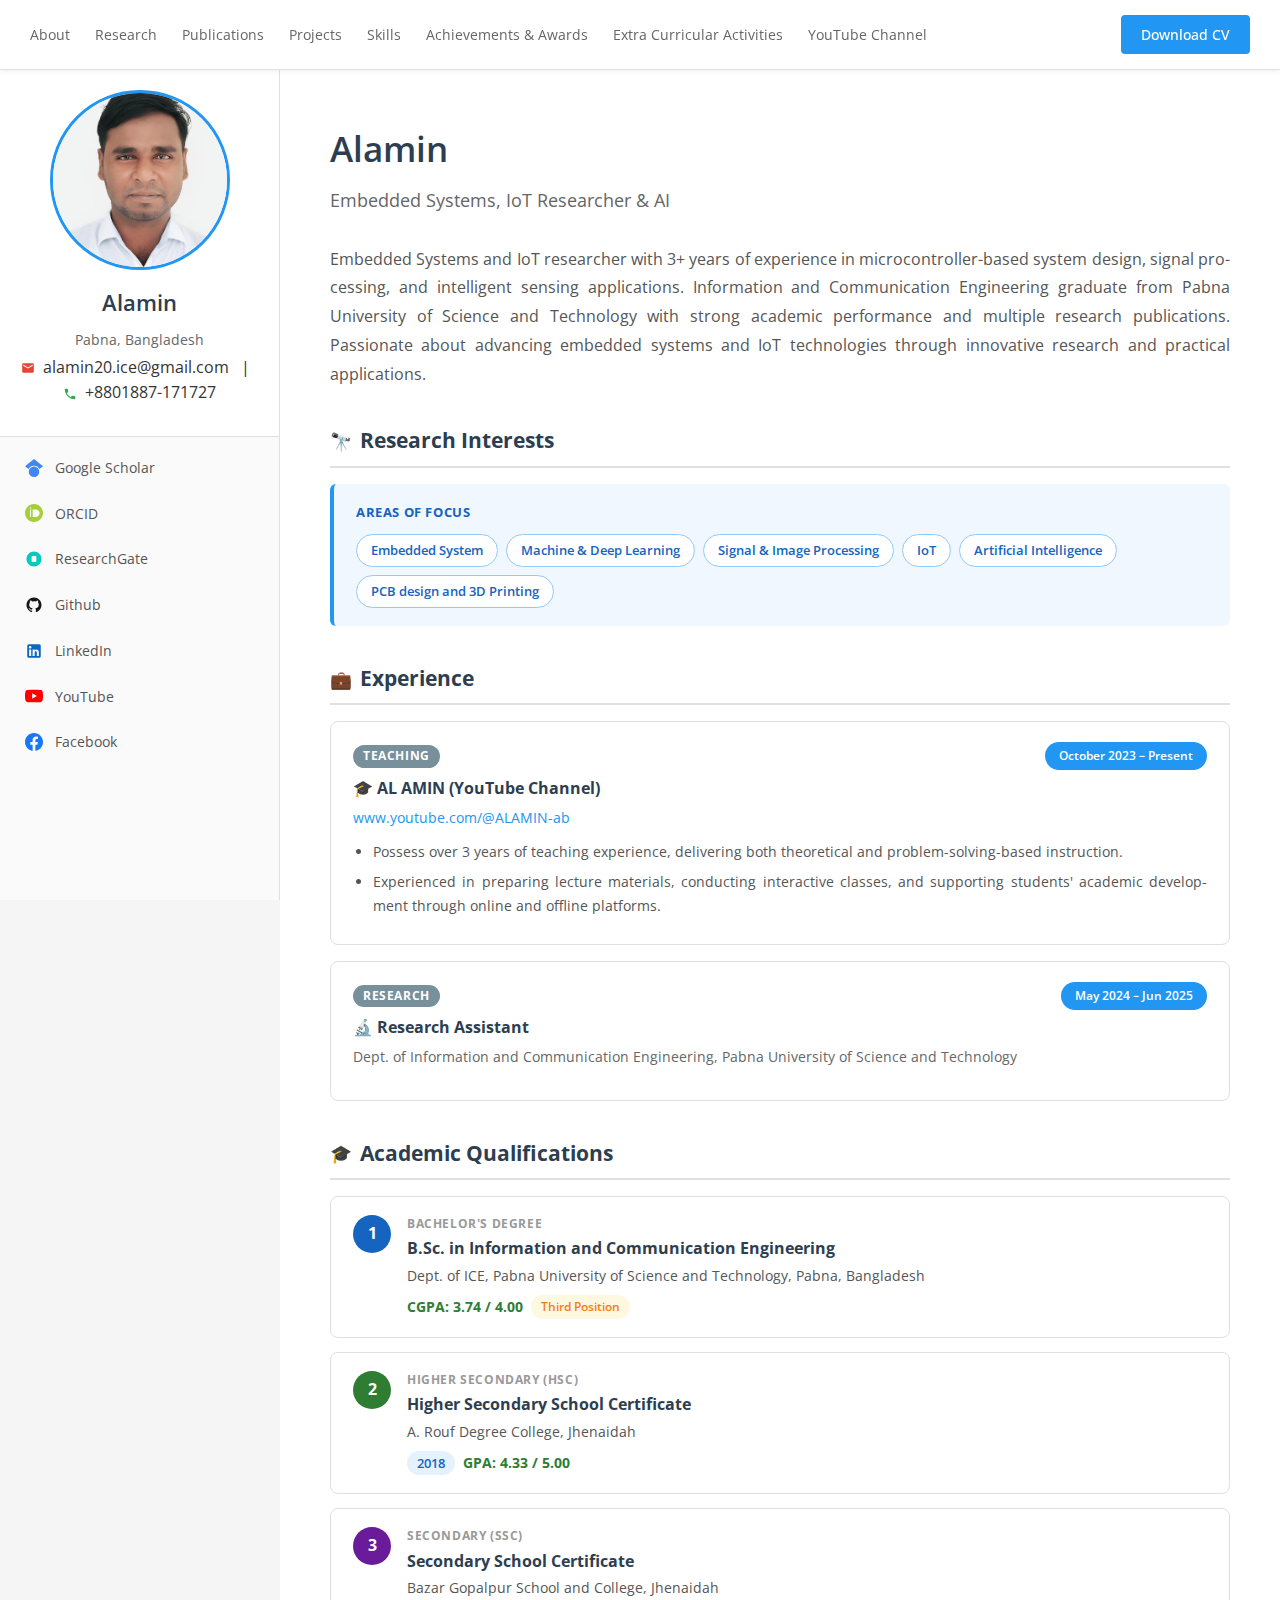
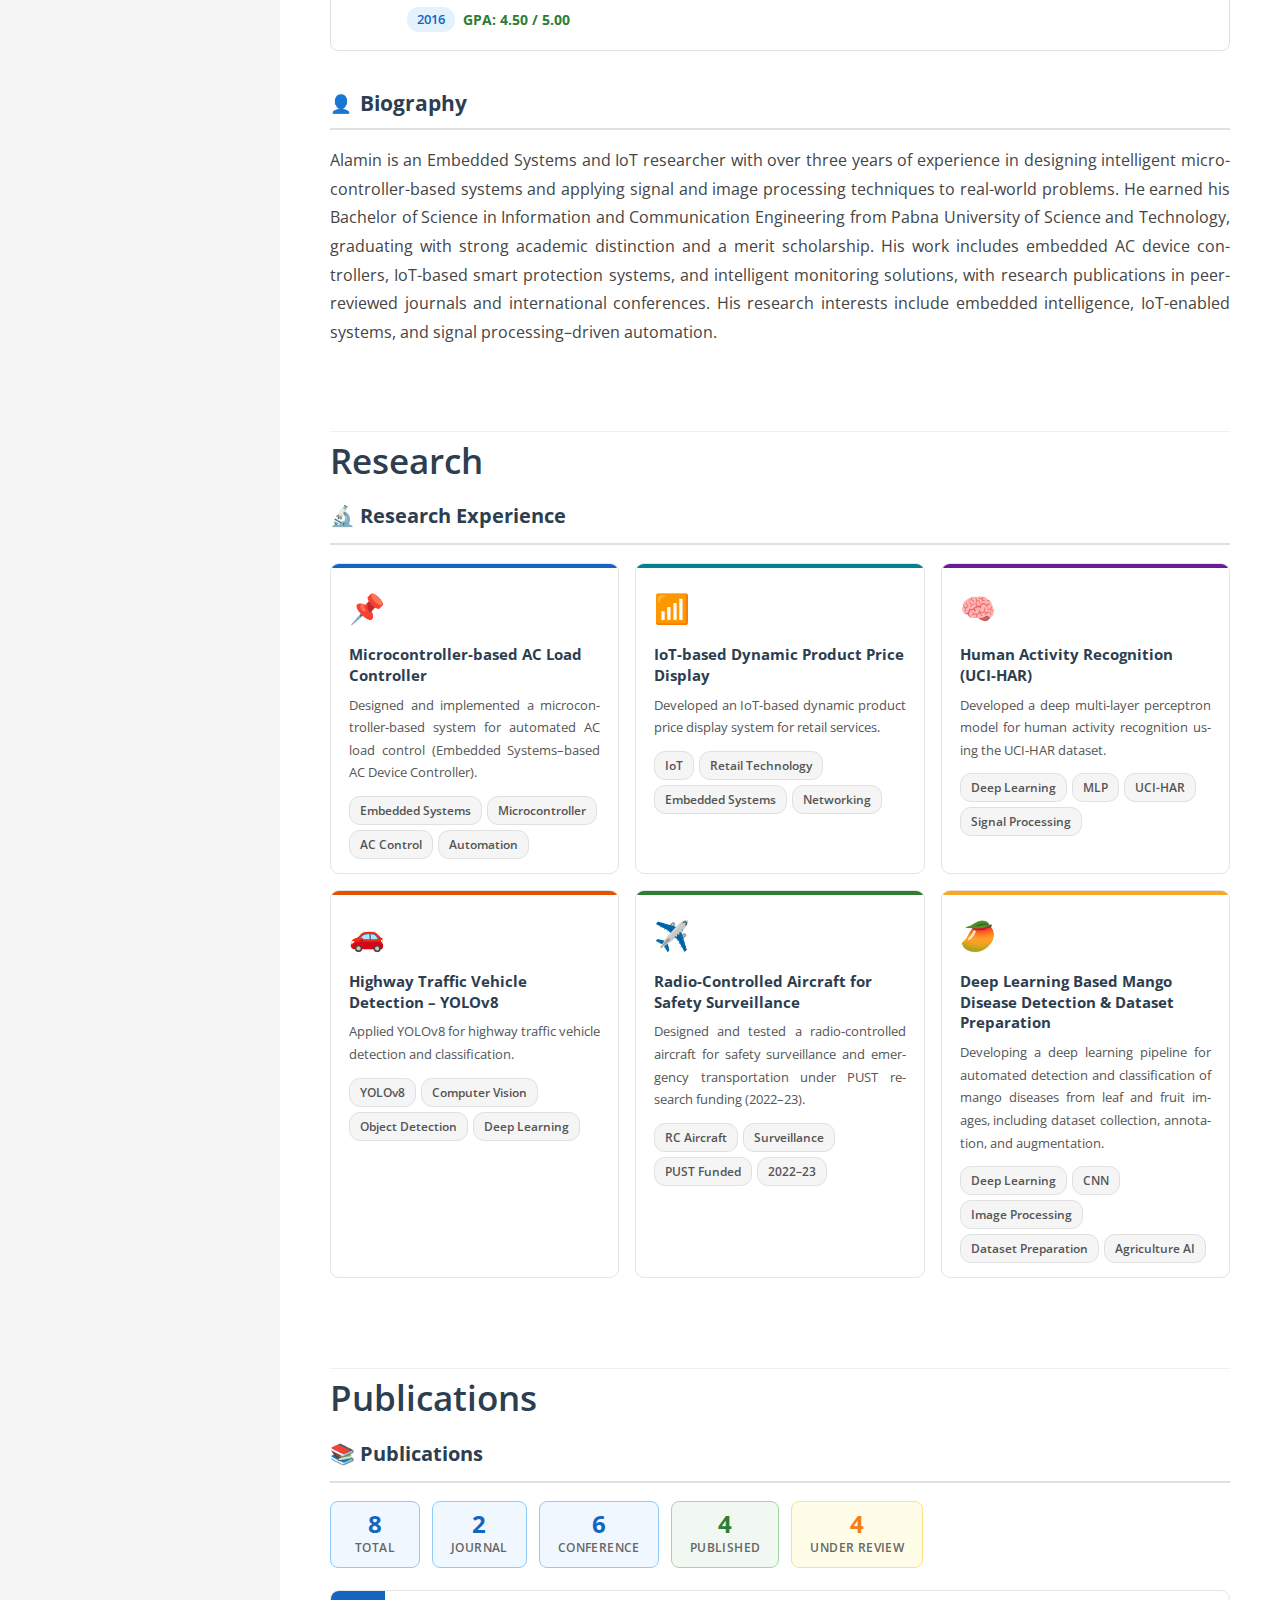
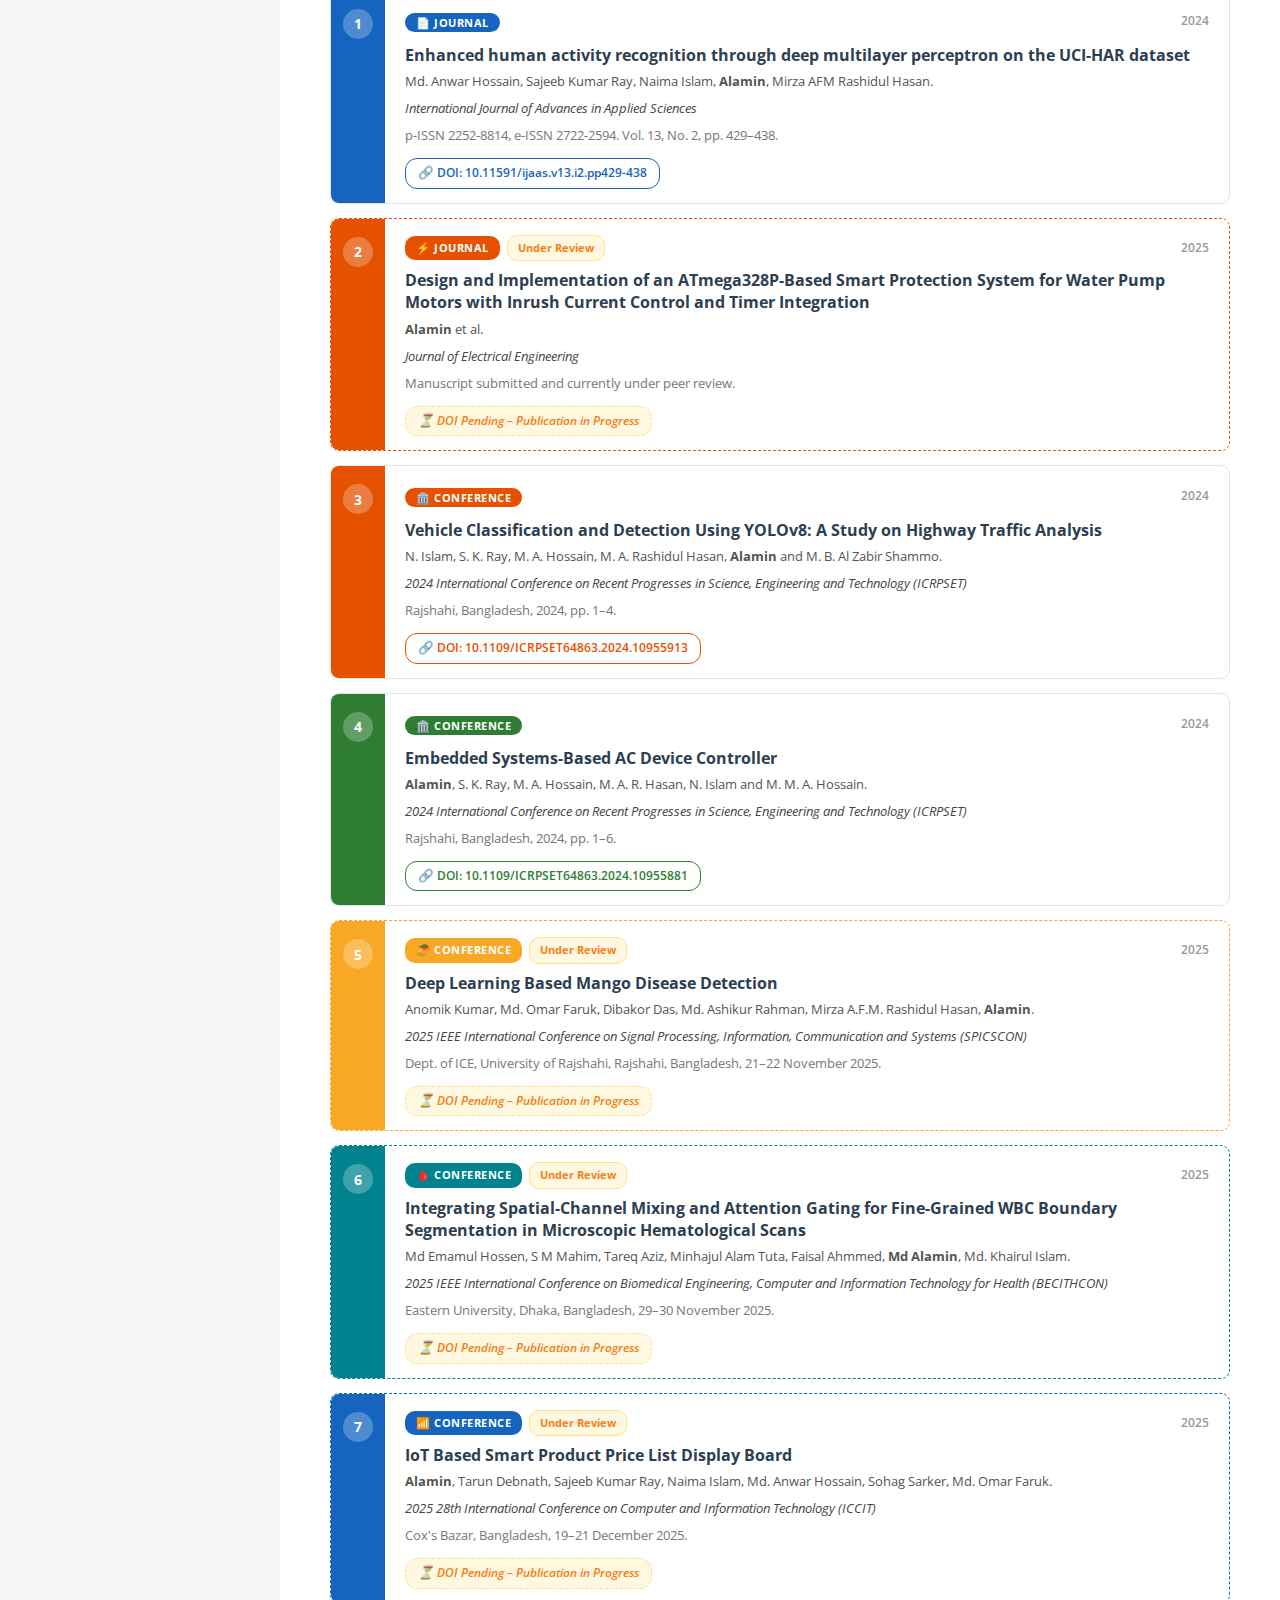
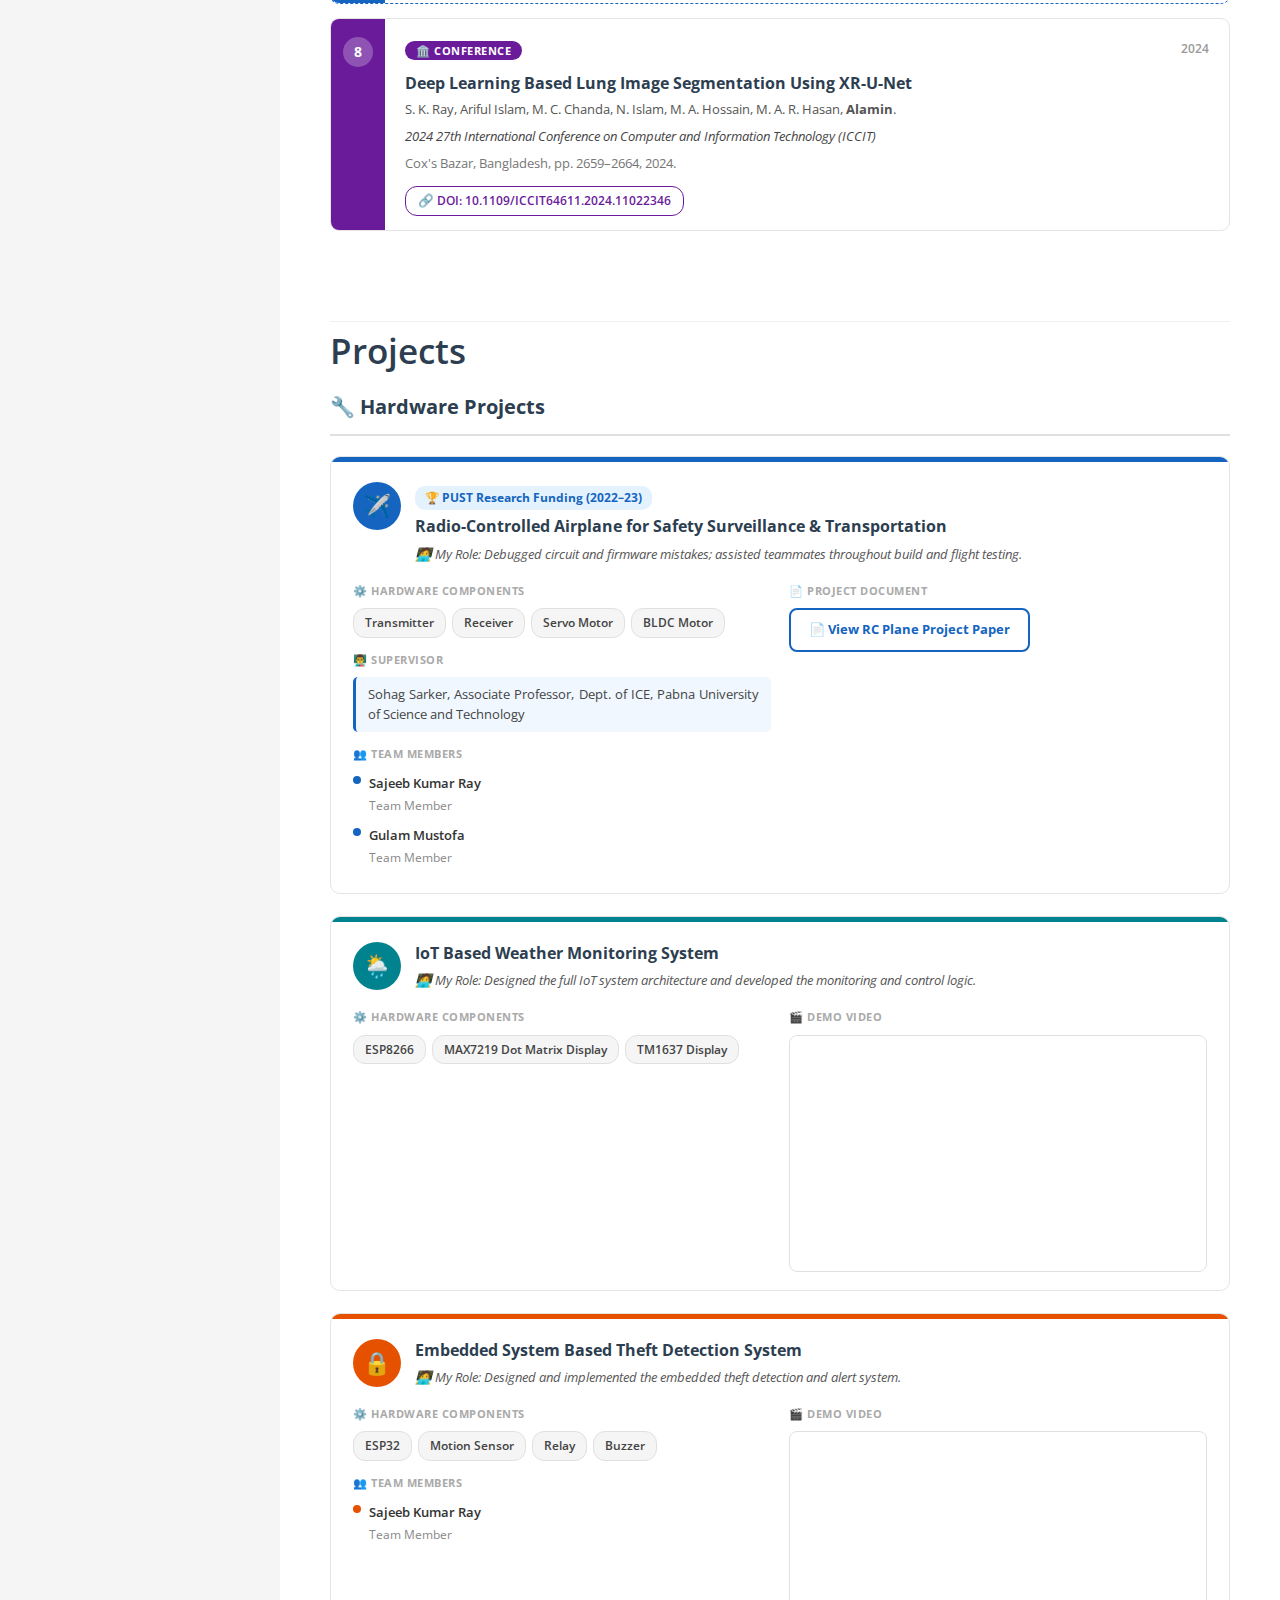
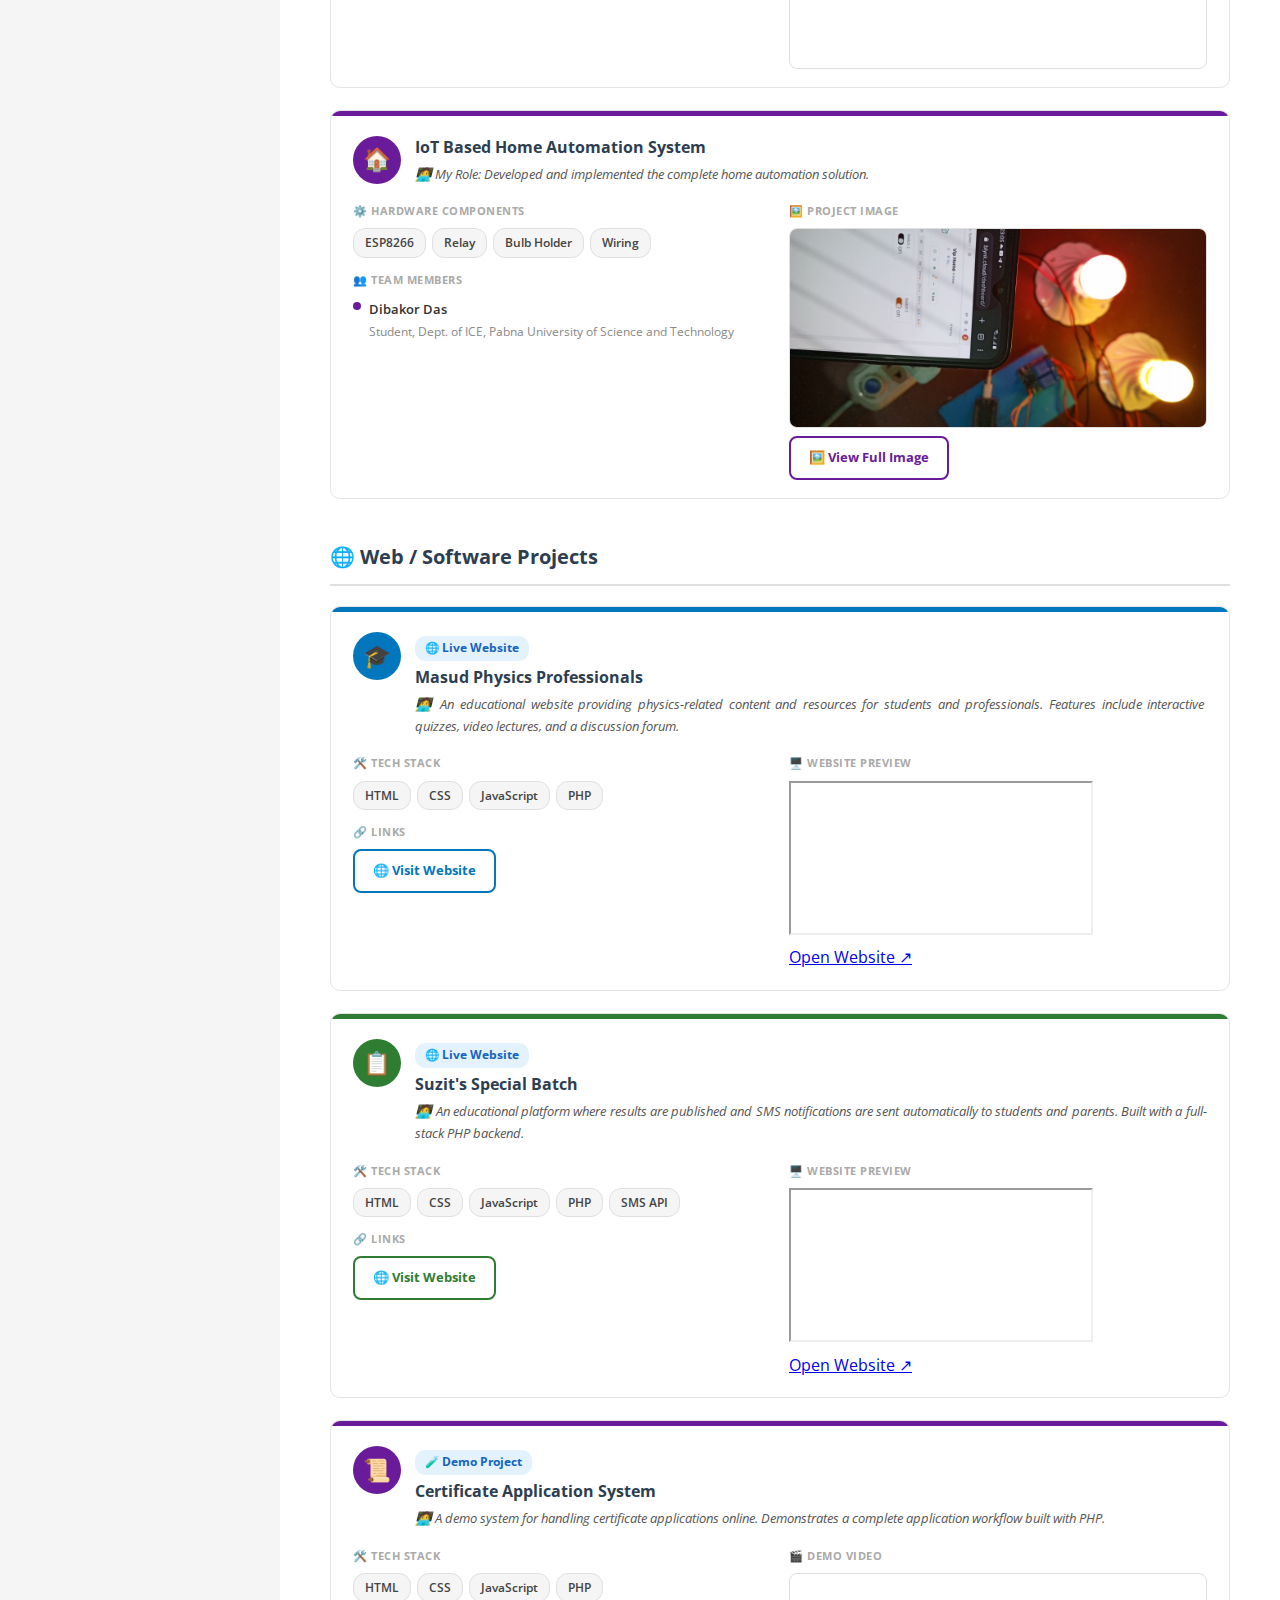
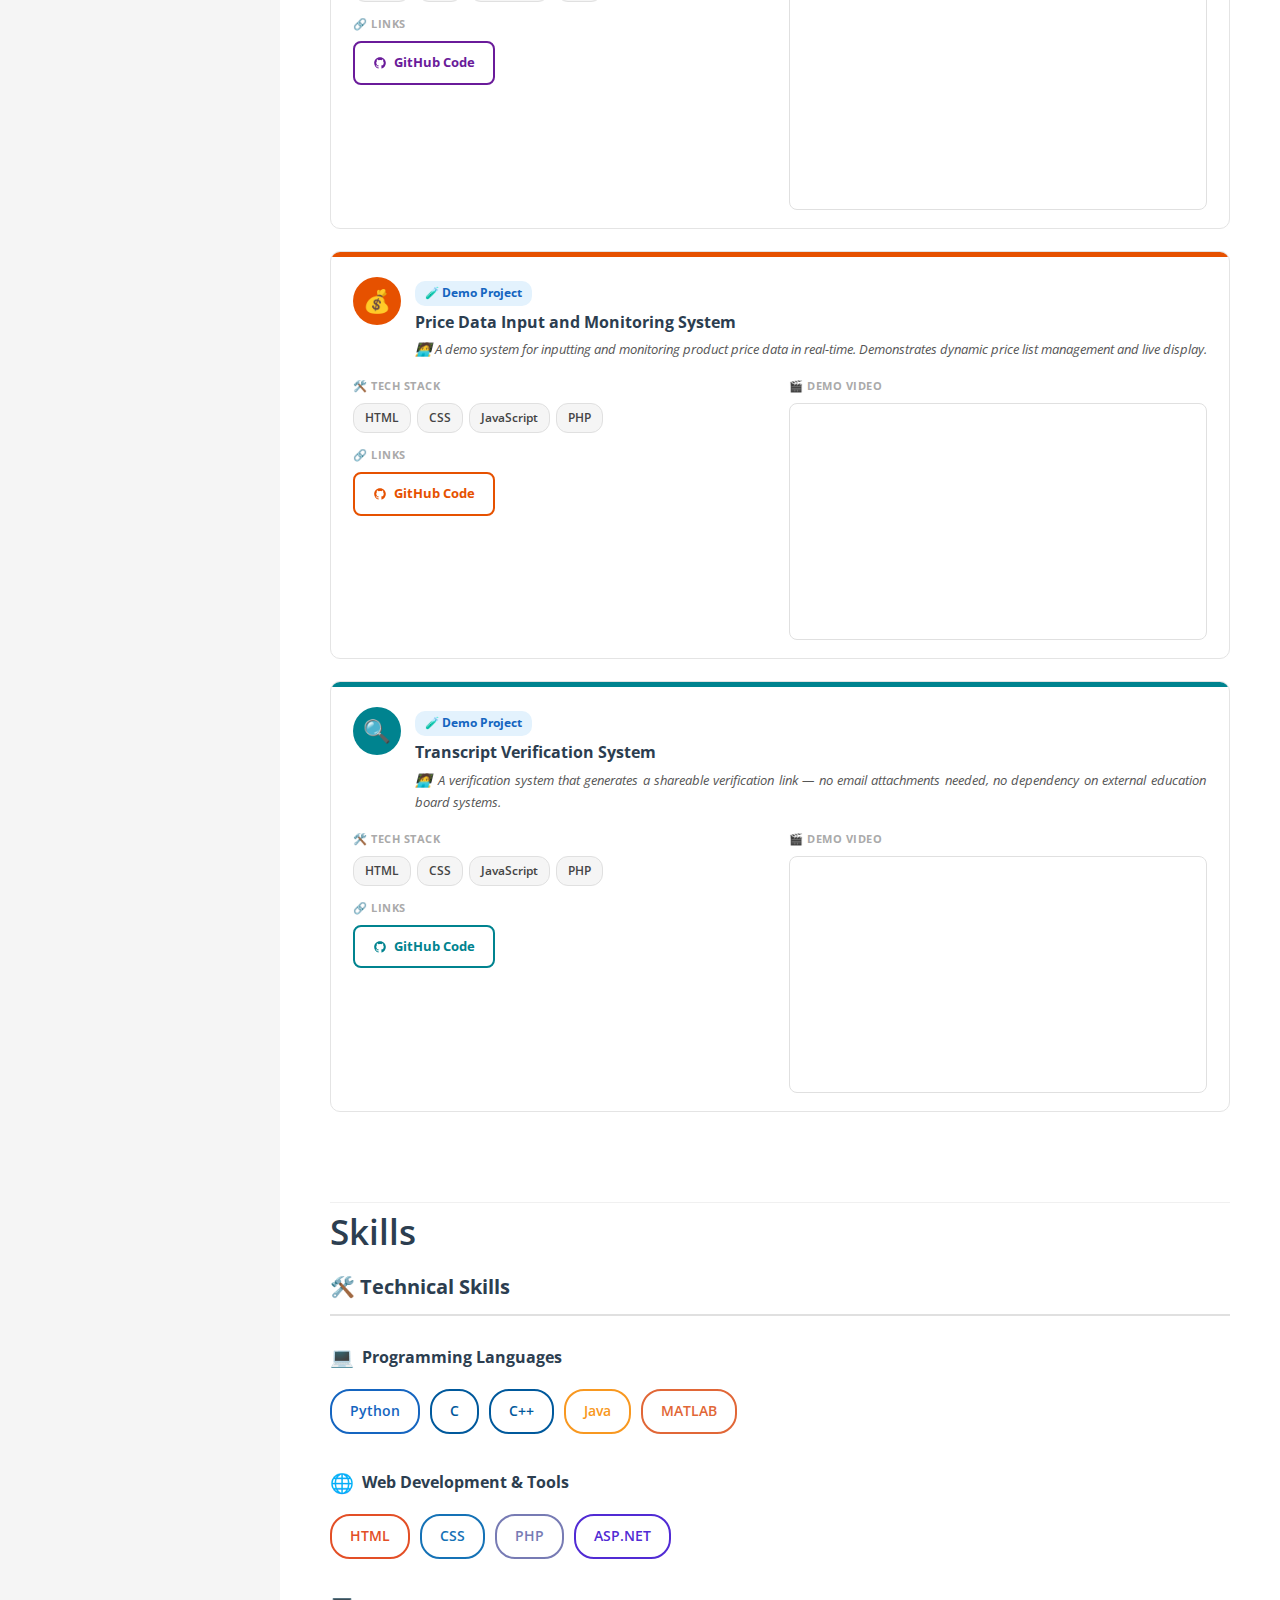
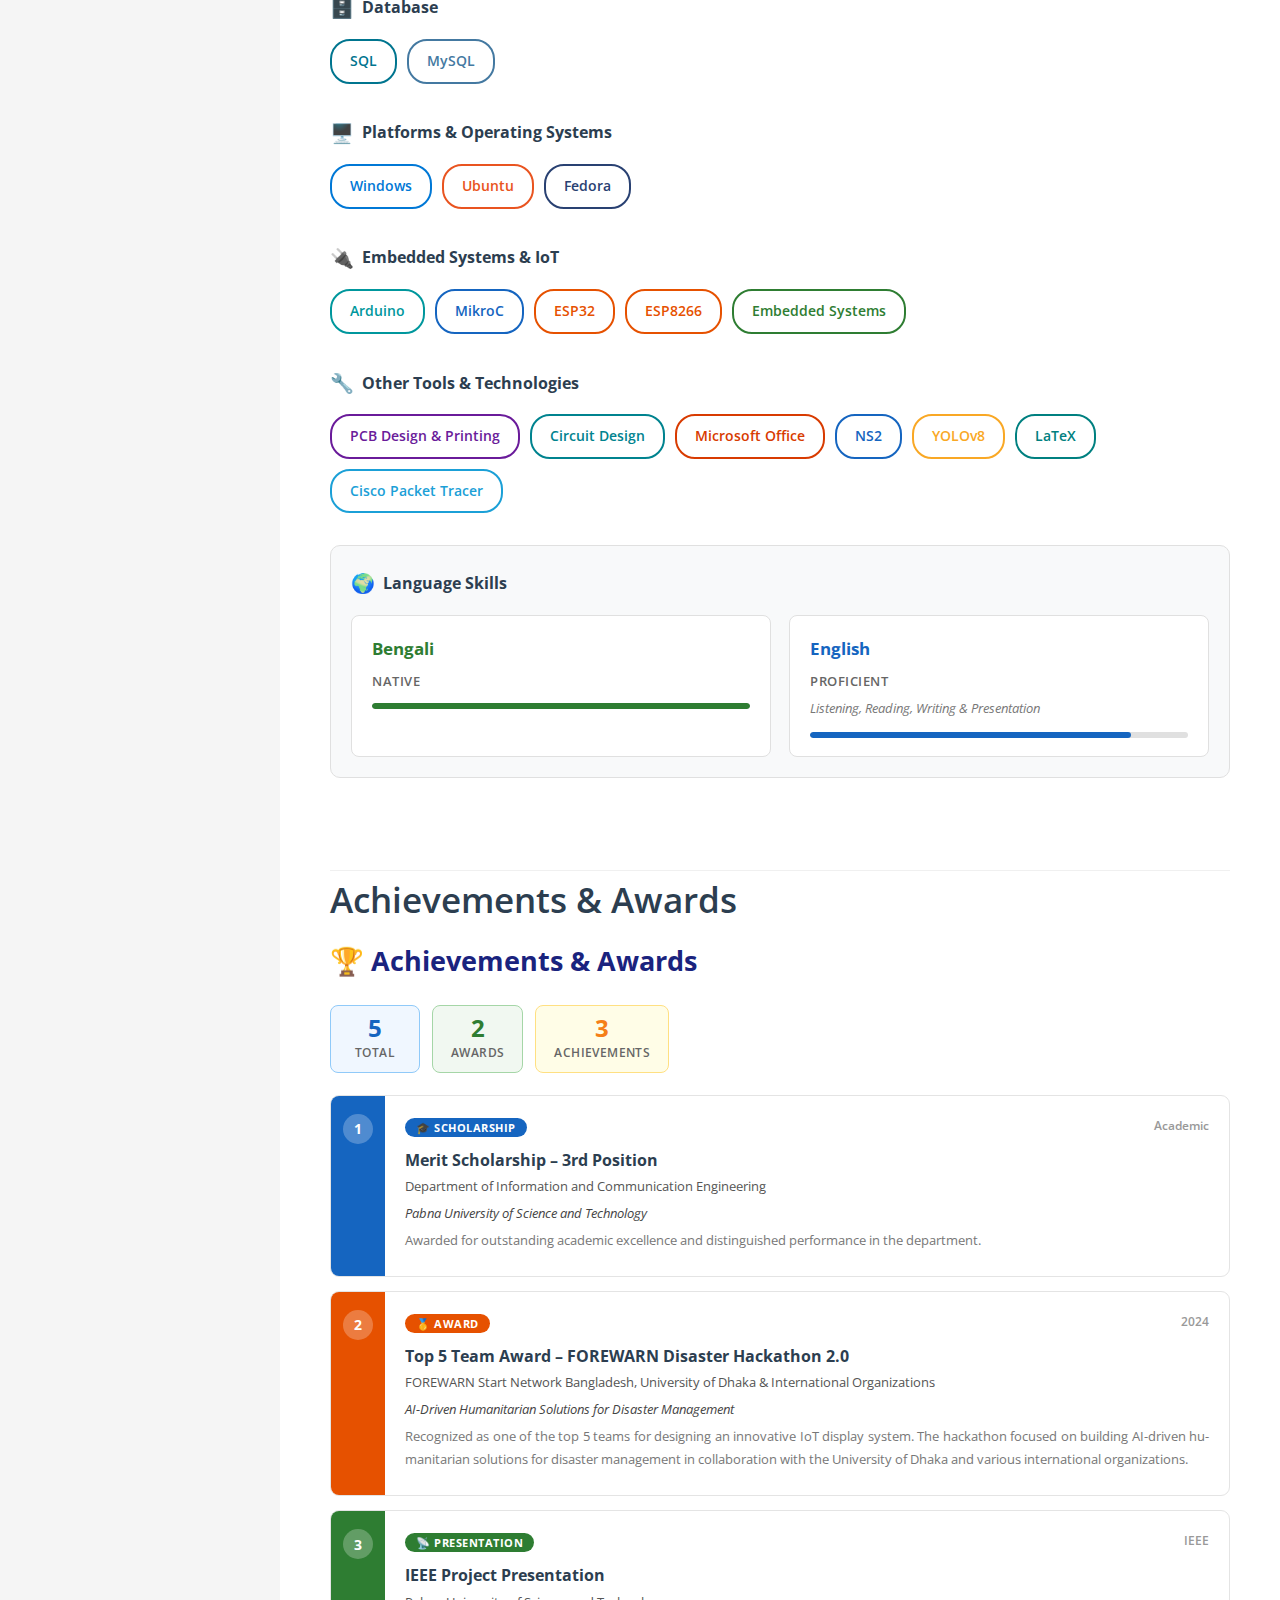
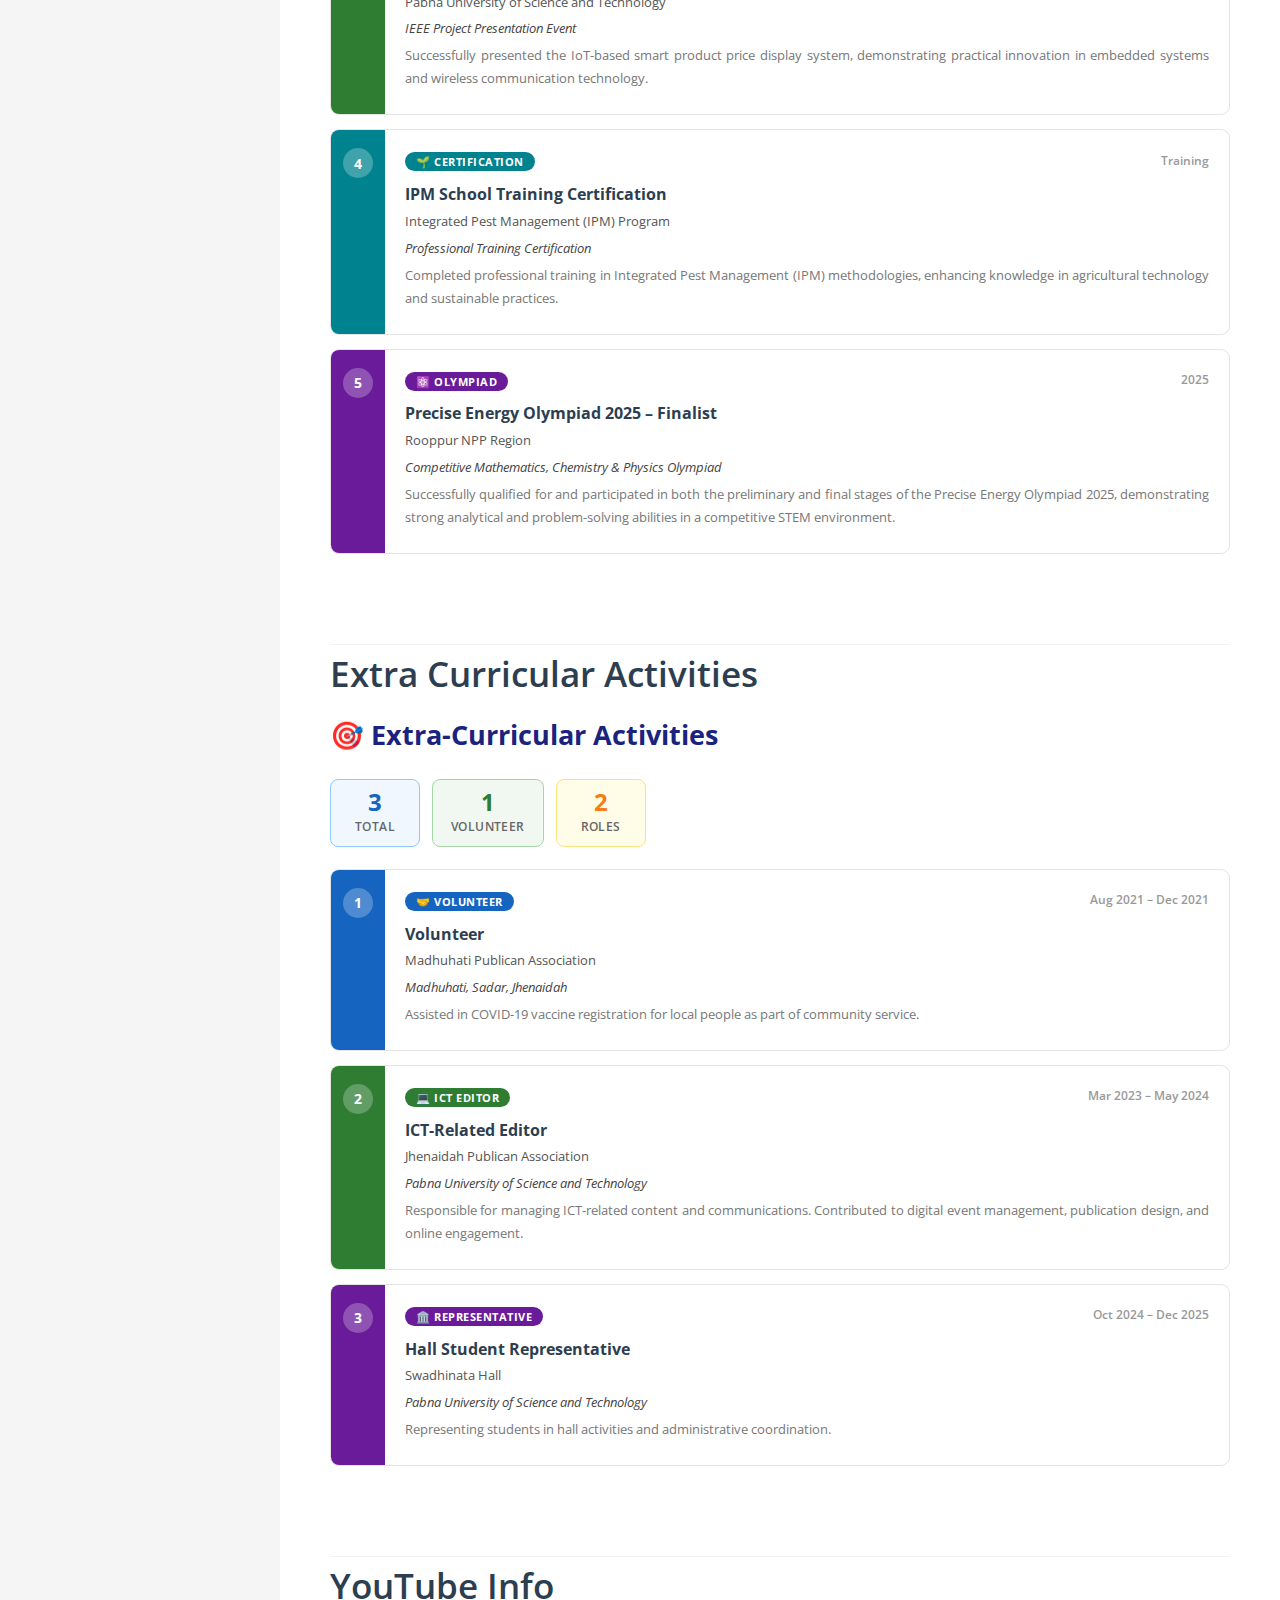
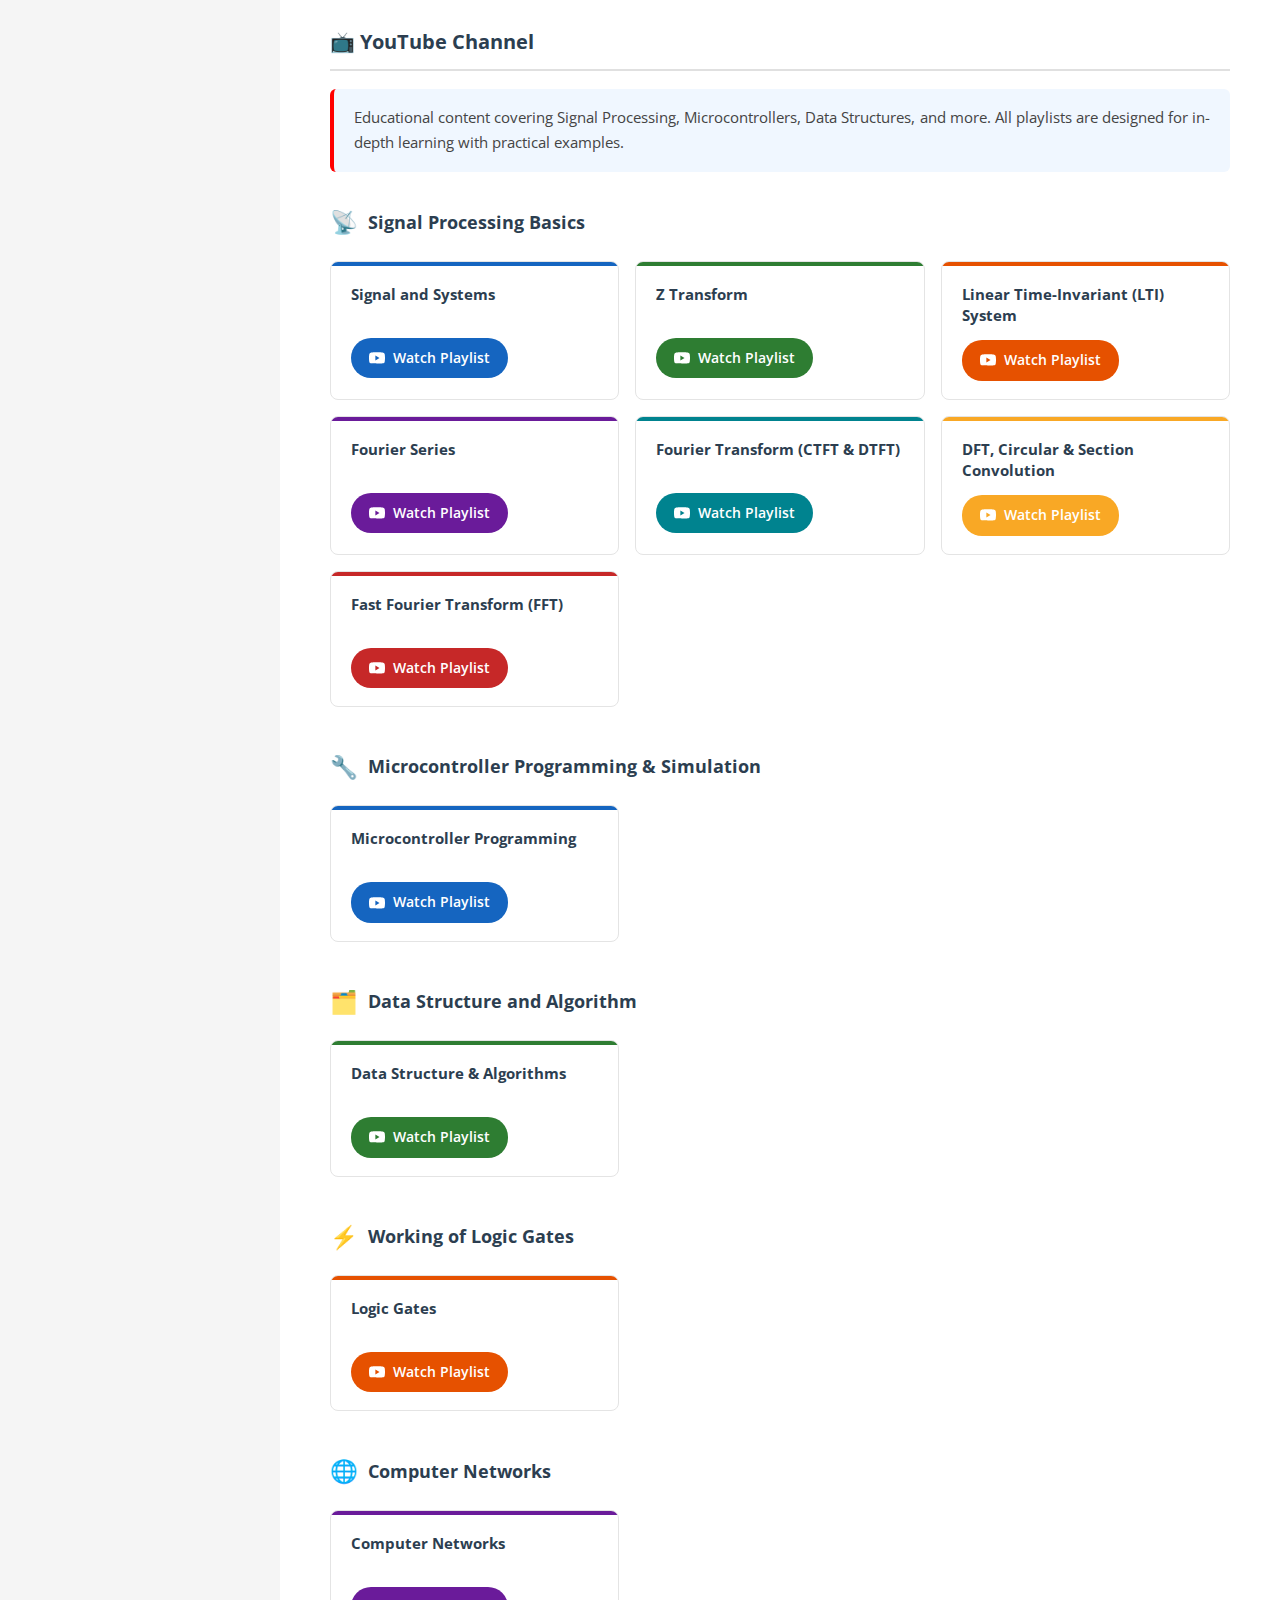
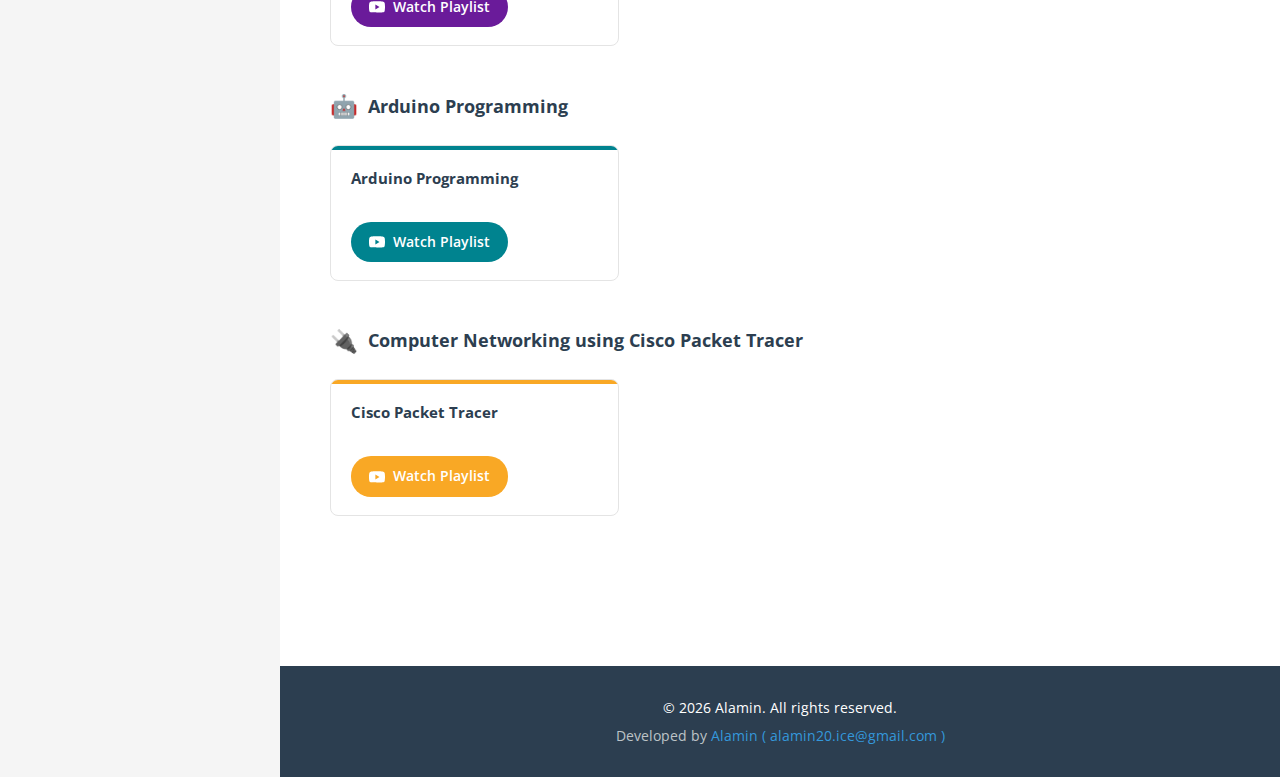
<file: index.html>
<!DOCTYPE html>
<html lang="en">
<head>
    <meta charset="UTF-8">
    <meta name="viewport" content="width=device-width, initial-scale=1.0">
    <title>Alamin - Portfolio</title>

    <meta name="title" content="ALAMIN PORTFOLIO">
    <meta name="description" content="Alamin is an Embedded Systems and IoT researcher with 3+ years of experience in microcontroller-based system design, signal processing, and intelligent sensing applications. Information and Communication Engineering graduate from Pabna University of Science and Technology with strong academic performance and multiple research publications. Passionate about advancing embedded systems and IoT technologies through innovative research and practical applications.">
    <meta name="keywords" content="Alamin, portfolio of alamin, Portfolio, Researcher, Embedded Systems, IoT, Pabna University of Science and Technology">


    <link rel="stylesheet" href="assets/css/style.css">
    <link href="https://fonts.googleapis.com/css2?family=Open+Sans:wght@300;400;500;600;700&display=swap" rel="stylesheet">



    <!-- Favicons -->
    <link rel="icon" type="assets/images/profile.jpg" sizes="32x32" href="assets/images/profile.jpg">
    <link rel="icon" type="assets/images/profile.jpg" sizes="16x16" href="assets/images/profile.jpg">
    <link rel="apple-touch-icon" sizes="180x180" href="assets/images/profile.jpg">
    <link rel="shortcut icon" href="assets/images/profile.jpg">
  
</head>
<body>

<!-- Top Navigation -->
<nav class="top-nav">
    <a href="#about"       class="nav-link active" data-section="about">About</a>
    <a href="#research"    class="nav-link" data-section="research">Research</a>
    <a href="#publication" class="nav-link" data-section="publication">Publications</a>
    <a href="#projects"    class="nav-link" data-section="projects">Projects</a>
    <a href="#skills" class="nav-link" data-section="skills">Skills</a>
    <a href="#achievements_awards"  class="nav-link" data-section="achievements_awards">Achievements & Awards</a>
    <a href="#extra_curricular_activities"    class="nav-link" data-section="extra_curricular_activities">Extra Curricular Activities</a>
     <a href="#youtube"     class="nav-link" data-section="youtube">YouTube Channel</a>
    <a href="assets/cv.pdf" class="btn-download" download>Download CV</a>
</nav>

<!-- Main Container -->
<div class="main-container">

    <!-- Left Sidebar -->
    <aside class="sidebar-left">
        <div class="profile-section">
            <div class="profile-image">
                <img src="assets/images/profile.jpg" alt="Alamin"
                     onerror="this.style.display='none'; this.parentElement.innerHTML='👤';">
            </div>
            <h2 class="profile-name">Alamin</h2>
             <p class="profile-location">Pabna, Bangladesh</p>
             <p class="contact-info">
    <span class="contact-item">
        <svg width="14" height="14" viewBox="0 0 24 24" fill="#EA4335" style="vertical-align: middle; margin-right: 4px;">
            <path d="M20 4H4c-1.1 0-1.99.9-1.99 2L2 18c0 1.1.9 2 2 2h16c1.1 0 2-.9 2-2V6c0-1.1-.9-2-2-2zm0 4l-8 5-8-5V6l8 5 8-5v2z"/>
        </svg>
        alamin20.ice@gmail.com
    </span>
    <span style="margin: 0 8px;">|</span>
    <span class="contact-item">
        <svg width="14" height="14" viewBox="0 0 24 24" fill="#34A853" style="vertical-align: middle; margin-right: 4px;">
            <path d="M6.62 10.79c1.44 2.83 3.76 5.14 6.59 6.59l2.2-2.2c.27-.27.67-.36 1.02-.24 1.12.37 2.33.57 3.57.57.55 0 1 .45 1 1V20c0 .55-.45 1-1 1-9.39 0-17-7.61-17-17 0-.55.45-1 1-1h3.5c.55 0 1 .45 1 1 0 1.25.2 2.45.57 3.57.11.35.03.74-.25 1.02l-2.2 2.2z"/>
        </svg>
        +8801887-171727
    </span>
</p>
        </div>

        <div class="social-links">
           
            <a href="https://scholar.google.com/citations?user=_Ijbp9kAAAAJ&hl=en" class="social-link social-link-scholar" target="_blank">
                <svg width="18" height="18" viewBox="0 0 24 24" fill="#4285F4"><path d="M12 24a7 7 0 1 1 0-14 7 7 0 0 1 0 14zm0-24L0 9.5l4.838 3.94A8 8 0 0 1 12 9a8 8 0 0 1 7.162 4.44L24 9.5z"/></svg>
                <span>Google Scholar</span>
            </a>
            <a href="https://orcid.org/0009-0005-1372-4870" class="social-link social-link-orcid" target="_blank">
                <svg width="18" height="18" viewBox="0 0 24 24" fill="#A6CE39"><path d="M12 0C5.372 0 0 5.372 0 12s5.372 12 12 12 12-5.372 12-12S18.628 0 12 0zM7.369 4.378c.525 0 .947.431.947.947s-.422.947-.947.947a.95.95 0 0 1-.947-.947c0-.525.422-.947.947-.947zm-.722 3.038h1.444v10.041H6.647V7.416zm3.562 0h3.9c3.712 0 5.344 2.653 5.344 5.025 0 2.578-2.016 5.016-5.325 5.016h-3.919V7.416z"/></svg>
                <span>ORCID</span>
            </a>
            <a href="https://www.researchgate.net/profile/Al-Amin-70?ev=hdr_xprf" class="social-link social-link-researchgate" target="_blank">
                <svg width="18" height="18" viewBox="0 0 24 24" fill="#00CCBB"><path d="M12 2C6.477 2 2 6.477 2 12s4.477 10 10 10 10-4.477 10-10S17.523 2 12 2zm3.186 13.032c0 .495-.396.892-.892.892H9.706c-.495 0-.892-.396-.892-.892V8.968c0-.495.396-.892.892-.892h4.588c.495 0 .892.396.892.892v6.064z"/></svg>
                <span>ResearchGate</span>
            </a>
            <a href="https://github.com/ABhackalamin" class="social-link social-link-github" target="_blank">
                <svg width="18" height="18" viewBox="0 0 24 24" fill="#181717"><path d="M12 2C6.477 2 2 6.477 2 12c0 4.42 2.865 8.17 6.839 9.49.5.092.682-.217.682-.482 0-.237-.008-.866-.013-1.7-2.782.603-3.369-1.34-3.369-1.34-.454-1.156-1.11-1.463-1.11-1.463-.908-.62.069-.608.069-.608 1.003.07 1.531 1.03 1.531 1.03.892 1.529 2.341 1.087 2.91.831.092-.646.35-1.086.636-1.336-2.22-.253-4.555-1.11-4.555-4.943 0-1.091.39-1.984 1.029-2.683-.103-.253-.446-1.27.098-2.647 0 0 .84-.269 2.75 1.025A9.578 9.578 0 0 1 12 6.836c.85.004 1.705.114 2.504.336 1.909-1.294 2.747-1.025 2.747-1.025.546 1.377.203 2.394.1 2.647.64.699 1.028 1.592 1.028 2.683 0 3.842-2.339 4.687-4.566 4.935.359.309.678.919.678 1.852 0 1.336-.012 2.415-.012 2.743 0 .267.18.578.688.48C19.138 20.167 22 16.418 22 12c0-5.523-4.477-10-10-10z"/></svg>
                <span>Github</span>
            </a>
            <a href="https://www.linkedin.com/in/al-amin-ice" class="social-link social-link-linkedin" target="_blank">
                <svg width="18" height="18" viewBox="0 0 24 24" fill="#0A66C2"><path d="M19 3a2 2 0 0 1 2 2v14a2 2 0 0 1-2 2H5a2 2 0 0 1-2-2V5a2 2 0 0 1 2-2h14m-.5 15.5v-5.3a3.26 3.26 0 0 0-3.26-3.26c-.85 0-1.84.52-2.32 1.3v-1.11h-2.79v8.37h2.79v-4.93c0-.77.62-1.4 1.39-1.4a1.4 1.4 0 0 1 1.4 1.4v4.93h2.79M6.88 8.56a1.68 1.68 0 0 0 1.68-1.68c0-.93-.75-1.69-1.68-1.69a1.69 1.69 0 0 0-1.69 1.69c0 .93.76 1.68 1.69 1.68m1.39 9.94v-8.37H5.5v8.37h2.77z"/></svg>
                <span>LinkedIn</span>
            </a>
            <a href="https://www.youtube.com/@ALAMIN-ab" class="social-link social-link-youtube" target="_blank">
                <svg width="18" height="18" viewBox="0 0 24 24" fill="#FF0000"><path d="M23.498 6.186a3.016 3.016 0 0 0-2.122-2.136C19.505 3.545 12 3.545 12 3.545s-7.505 0-9.377.505A3.017 3.017 0 0 0 .502 6.186C0 8.07 0 12 0 12s0 3.93.502 5.814a3.016 3.016 0 0 0 2.122 2.136c1.871.505 9.376.505 9.376.505s7.505 0 9.377-.505a3.015 3.015 0 0 0 2.122-2.136C24 15.93 24 12 24 12s0-3.93-.502-5.814zM9.545 15.568V8.432L15.818 12l-6.273 3.568z"/></svg>
                <span>YouTube</span>
            </a>
            <a href="https://www.facebook.com/aspalamin.ab.9" class="social-link social-link-facebook" target="_blank">
                <svg width="18" height="18" viewBox="0 0 24 24" fill="#1877F2"><path d="M24 12.073c0-6.627-5.373-12-12-12s-12 5.373-12 12c0 5.99 4.388 10.954 10.125 11.854v-8.385H7.078v-3.47h3.047V9.43c0-3.007 1.792-4.669 4.533-4.669 1.312 0 2.686.235 2.686.235v2.953H15.83c-1.491 0-1.956.925-1.956 1.874v2.25h3.328l-.532 3.47h-2.796v8.385C19.612 23.027 24 18.062 24 12.073z"/></svg>
                <span>Facebook</span>
            </a>
        </div>
    </aside>

    <!-- Right Content Area -->
    <main class="content-area">

        <!-- About Section -->
        <section id="about" class="content-section active">
            <h1 class="section-heading">Alamin</h1>
            <p class="section-subtitle">Embedded Systems, IoT Researcher &amp; AI</p>
            <div class="section-content">
                <p>Embedded Systems and IoT researcher with 3+ years of experience in microcontroller-based system design, signal processing, and intelligent sensing applications. Information and Communication Engineering graduate from Pabna University of Science and Technology with strong academic performance and multiple research publications. Passionate about advancing embedded systems and IoT technologies through innovative research and practical applications.</p>
            </div>
            <!-- Loads from separate file -->
            <div id="bio-container"></div>
        </section>

        <!-- Research Section -->
        <section id="research" class="content-section">
            <h1 class="section-heading">Research</h1>
            <div class="section-content">
                <div id="research-container"></div>
            </div>
        </section>

        <!-- Publication Section -->
        <section id="publication" class="content-section">
            <h1 class="section-heading">Publications</h1>
            <div class="section-content">
                <div id="publications-container"></div>
            </div>
        </section>

        <!-- Projects Section -->
        <section id="projects" class="content-section">
            <h1 class="section-heading">Projects</h1>
            <div class="section-content">
                <div id="projects-container"></div>
            </div>
        </section>

        <!-- Skills Section -->
        <section id="skills" class="content-section">
        <h1 class="section-heading">Skills</h1>
        <div class="section-content">
           <div id="skills-container"></div>
        </div>
        </section>

        <!-- Achievements & Awards Section -->
        <section id="achievements_awards" class="content-section">
          <h1 class="section-heading">Achievements & Awards</h1>
          <div class="section-content">
              <div id="achievements-container"></div>
          </div>
        </section>

        <!-- Extra Curricular Activities Section -->
        <section id="extra_curricular_activities" class="content-section">
            <h1 class="section-heading">Extra Curricular Activities</h1>
            <div class="section-content">
                <div id="extra-curricular-container"></div>
            </div>
        </section>

        <!-- Youtube video section -->
        <section id="youtube" class="content-section">
            <h1 class="section-heading">YouTube Info</h1>
            <div class="section-content">
                <div id="youtube-container"></div>
            </div>
        </section>


    </main>
</div>

<!-- Footer -->
<footer class="footer">
    <div class="footer-content">
        <p>&copy; 2026 Alamin. All rights reserved.</p>
        <p class="developer-info">
            Developed by <a href="https://yourwebsite.com" target="_blank" rel="noopener">Alamin ( alamin20.ice@gmail.com )</a>
        </p>
    </div>
</footer>

<script src="assets/js/script.js"></script>
</body>
</html>
</file>
<file: assets/css/style.css>
/* Reset and Base Styles */
* {
    margin: 0;
    padding: 0;
    box-sizing: border-box;
}

body {
    font-family: 'Open Sans', Arial, sans-serif;
    line-height: 1.6;
    color: #333;
    background-color: #f5f5f5;
}

/* Top Navigation */
.top-nav {
    background-color: #fff;
    padding: 15px 30px;
    border-bottom: 1px solid #e0e0e0;
    display: flex;
    align-items: center;
    gap: 25px;
    flex-wrap: wrap;
    position: sticky;
    top: 0;
    z-index: 1000;
    box-shadow: 0 2px 5px rgba(0,0,0,0.05);
}

.nav-link {
    color: #666;
    text-decoration: none;
    font-size: 0.9rem;
    font-weight: 400;
    transition: color 0.3s ease;
    padding: 8px 0;
    position: relative;
    cursor: pointer;
}

.nav-link:hover,
.nav-link.active {
    color: #2196F3;
}

.nav-link.active::after {
    content: '';
    position: absolute;
    bottom: 0;
    left: 0;
    right: 0;
    height: 2px;
    background-color: #2196F3;
}

.btn-download {
    background-color: #2196F3;
    color: white;
    padding: 8px 20px;
    border-radius: 4px;
    text-decoration: none;
    font-size: 0.9rem;
    font-weight: 500;
    transition: background-color 0.3s ease;
    margin-left: auto;
}
.btn-download:hover { background-color: #1976D2; }

/* Main Container */
.main-container {
    display: flex;
    min-height: calc(100vh - 60px);
}

/* Left Sidebar - Fixed */
.sidebar-left {
    width: 280px;
    background-color: #fafafa;
    border-right: 1px solid #e0e0e0;
    position: fixed;
    left: 0;
    top: 60px;
    height: calc(100vh - 60px);
    overflow-y: auto;
}

/* Profile Section */
.profile-section {
    background-color: #fff;
    padding: 30px 20px;
    text-align: center;
    border-bottom: 1px solid #e0e0e0;
}

.profile-image {
    width: 180px;
    height: 180px;
    margin: 0 auto 15px;
    border-radius: 50%;
    overflow: hidden;
    border: 3px solid #2196F3;
    display: flex;
    align-items: center;
    justify-content: center;
    font-size: 3rem;
    background: #e3f2fd;
}

.profile-image img {
    width: 100%;
    height: 100%;
    object-fit: cover;
}

.profile-name {
    font-size: 1.4rem;
    font-weight: 600;
    color: #2c3e50;
    margin-bottom: 8px;
}

.profile-location {
    font-size: 0.85rem;
    color: #666;
    margin-bottom: 4px;
}

.profile-institution {
    font-size: 0.8rem;
    color: #2196F3;
    font-weight: 500;
    line-height: 1.4;
}

/* Social Links */
.social-links { padding: 10px; }

.social-link {
    display: flex;
    align-items: center;
    gap: 12px;
    padding: 10px 15px;
    color: #555;
    text-decoration: none;
    border-radius: 4px;
    transition: all 0.3s ease;
    font-size: 0.85rem;
    margin-bottom: 4px;
}

.social-link:hover {
    background-color: #f0f0f0;
    color: #2196F3;
}

.social-link svg { flex-shrink: 0; }

/* Brand colors maintained on hover */
.social-link-email svg     { fill: #EA4335; }
.social-link-scholar svg   { fill: #4285F4; }
.social-link-semantic svg  { fill: #1857B6; }
.social-link-orcid svg     { fill: #A6CE39; }
.social-link-researchgate svg { fill: #00CCBB; }
.social-link-scopus svg    { fill: #E9711C; }
.social-link-github svg    { fill: #181717; }
.social-link-linkedin svg  { fill: #0A66C2; }
.social-link-youtube svg   { fill: #FF0000; }
.social-link-facebook svg  { fill: #1877F2; }

.social-link:hover svg { opacity: 0.85; }

/* Content Area */
.content-area {
    margin-left: 280px;
    flex: 1;
    background-color: #fff;
    padding: 50px;
    min-height: calc(100vh - 60px);
}

/* Content Sections — always visible, stacked */
.content-section {
    padding-bottom: 60px;
    border-bottom: 1px solid #f0f0f0;
    animation: none;
}
.content-section:last-child {
    border-bottom: none;
}

.section-heading {
    font-size: 2.2rem;
    font-weight: 600;
    color: #2c3e50;
    margin-bottom: 10px;
}

.section-subtitle {
    font-size: 1.1rem;
    color: #666;
    margin-bottom: 30px;
    font-weight: 400;
}

.section-content {
    color: #555;
    font-size: 1rem;
    line-height: 1.8;
    margin-bottom: 30px;
}

.section-content p { margin-bottom: 20px; }

/* ── Justify all passage/paragraph text ── */
.section-content p,
.bio-text,
.bio-exp-points li,
.re-desc,
.pub-authors,
.pub-venue,
.pub-details,
.pj-role,
.pj-supervisor,
.yt-intro p,
.section-content li {
    text-align: justify;
    hyphens: auto;
}

/* Footer */
.footer {
    background-color: #2c3e50;
    color: #fff;
    padding: 25px 0;
    margin-left: 280px;
}

.footer-content {
    text-align: center;
    padding: 0 50px;
}

.footer-content p { margin: 5px 0; font-size: 0.9rem; }

.developer-info { font-size: 0.85rem; color: #bdc3c7; }
.developer-info a { color: #3498db; text-decoration: none; transition: color 0.3s ease; }
.developer-info a:hover { color: #5dade2; text-decoration: underline; }

/* Scrollbar */
.sidebar-left::-webkit-scrollbar { width: 6px; }
.sidebar-left::-webkit-scrollbar-track { background: #f1f1f1; }
.sidebar-left::-webkit-scrollbar-thumb { background: #ccc; border-radius: 3px; }
.sidebar-left::-webkit-scrollbar-thumb:hover { background: #999; }

/* ── Hamburger Button ── */
.hamburger {
    display: none;
    flex-direction: column;
    justify-content: center;
    gap: 5px;
    background: none;
    border: none;
    cursor: pointer;
    padding: 4px;
    margin-left: auto;
    flex-shrink: 0;
}
.hamburger span {
    display: block;
    width: 24px;
    height: 2px;
    background: #555;
    border-radius: 2px;
    transition: all 0.3s ease;
}
.hamburger.open span:nth-child(1) { transform: translateY(7px) rotate(45deg); }
.hamburger.open span:nth-child(2) { opacity: 0; }
.hamburger.open span:nth-child(3) { transform: translateY(-7px) rotate(-45deg); }

/* ── Responsive ── */
@media (max-width: 768px) {
    /* Nav */
    .top-nav {
        padding: 12px 16px;
        gap: 0;
        flex-wrap: nowrap;
        align-items: center;
        position: relative;
    }

    /* Site title / brand placeholder so hamburger pushes to right */
    .nav-brand {
        font-size: 1rem;
        font-weight: 700;
        color: #2c3e50;
        white-space: nowrap;
        flex: 1;
    }

    .hamburger { display: flex; }

    /* Nav links hidden by default on mobile */
    .nav-links-wrapper {
        display: none;
        flex-direction: column;
        position: absolute;
        top: 100%;
        left: 0;
        right: 0;
        background: #fff;
        border-top: 1px solid #e0e0e0;
        box-shadow: 0 6px 16px rgba(0,0,0,0.10);
        z-index: 999;
        padding: 8px 0;
    }
    .nav-links-wrapper.open { display: flex; }

    .nav-link {
        font-size: 0.92rem;
        padding: 12px 20px;
        border-bottom: 1px solid #f0f0f0;
        text-align: left;
    }
    .nav-link:last-of-type { border-bottom: none; }
    .nav-link.active::after { display: none; }
    .nav-link.active { background: #f0f7ff; color: #2196F3; }

    .btn-download {
        margin: 10px 16px 6px;
        text-align: center;
        border-radius: 6px;
        display: block;
    }

    /* Layout */
    .sidebar-left { position: relative; width: 100%; height: auto; top: 0; }
    .content-area { margin-left: 0; padding: 24px 16px; }
    .main-container { flex-direction: column; }
    .footer { margin-left: 0; }
    .footer-content { padding: 0 16px; }
    .section-heading { font-size: 1.8rem; }
}

@media (max-width: 480px) {
    .profile-image { width: 120px; height: 120px; }
    .profile-name { font-size: 1.2rem; }
    .section-heading { font-size: 1.5rem; }
}

/* ══════════════════════════════════════════════
   BIO / ABOUT SECTION
   ══════════════════════════════════════════════ */
.bio-wrap { color: #333; }

.bio-section-title {
    font-size: 1.3rem; font-weight: 700; color: #2c3e50;
    margin: 36px 0 16px; padding-bottom: 8px;
    border-bottom: 2px solid #e0e0e0;
    display: flex; align-items: center; gap: 8px;
}
.bio-section-title span.icon { font-size: 1.1rem; }

.bio-interests {
    background: #f0f7ff; border-left: 4px solid #2196F3;
    border-radius: 6px; padding: 18px 22px; margin-bottom: 10px;
}
.bio-interests-label {
    font-size: 0.8rem; font-weight: 700; color: #1565C0;
    text-transform: uppercase; letter-spacing: 0.6px; margin-bottom: 12px;
}
.bio-tags { display: flex; flex-wrap: wrap; gap: 8px; }
.bio-tag {
    background: #fff; border: 1.5px solid #90CAF9; color: #1565C0;
    border-radius: 20px; padding: 5px 14px; font-size: 0.82rem;
    font-weight: 600; transition: all 0.2s; cursor: default;
}
.bio-tag:hover { background: #2196F3; color: #fff; border-color: #2196F3; }

.bio-exp-card {
    background: #fff; border: 1px solid #e0e0e0; border-radius: 8px;
    padding: 20px 22px; margin-bottom: 16px; transition: box-shadow 0.2s;
}
.bio-exp-card:hover { box-shadow: 0 4px 18px rgba(0,0,0,0.08); }
.bio-exp-header {
    display: flex; justify-content: space-between; align-items: flex-start;
    flex-wrap: wrap; gap: 10px; margin-bottom: 10px;
}
.bio-exp-type {
    font-size: 0.72rem; font-weight: 700; text-transform: uppercase;
    letter-spacing: 0.6px; color: #fff; background: #78909C;
    padding: 2px 10px; border-radius: 12px; margin-bottom: 4px; display: inline-block;
}
.bio-exp-title { font-size: 1rem; font-weight: 700; color: #2c3e50; margin: 4px 0 3px; }
.bio-exp-org { font-size: 0.85rem; color: #2196F3; text-decoration: none; }
.bio-exp-org:hover { text-decoration: underline; }
.bio-exp-org.no-link { color: #666; }
.bio-exp-period {
    background: #2196F3; color: #fff; font-size: 0.78rem; font-weight: 600;
    padding: 4px 14px; border-radius: 20px; white-space: nowrap;
}
.bio-exp-points { margin: 0; padding-left: 20px; }
.bio-exp-points li { font-size: 0.88rem; color: #555; line-height: 1.75; margin-bottom: 5px; }

.bio-academic-card {
    display: flex; align-items: flex-start; gap: 16px;
    background: #fff; border: 1px solid #e0e0e0; border-radius: 8px;
    padding: 18px 22px; margin-bottom: 14px; transition: box-shadow 0.2s;
}
.bio-academic-card:hover { box-shadow: 0 4px 18px rgba(0,0,0,0.08); }
.bio-acad-num {
    width: 38px; height: 38px; border-radius: 50%; color: #fff;
    font-weight: 700; font-size: 1rem;
    display: flex; align-items: center; justify-content: center; flex-shrink: 0;
}
.bio-acad-info { flex: 1; }
.bio-acad-level { font-size: 0.72rem; font-weight: 700; text-transform: uppercase; letter-spacing: 0.6px; color: #999; margin-bottom: 3px; }
.bio-acad-degree { font-size: 0.97rem; font-weight: 700; color: #2c3e50; margin-bottom: 4px; }
.bio-acad-inst { font-size: 0.85rem; color: #555; margin-bottom: 8px; }
.bio-acad-meta { display: flex; flex-wrap: wrap; align-items: center; gap: 8px; }
.bio-acad-year { font-size: 0.8rem; background: #e3f2fd; color: #1565C0; padding: 2px 10px; border-radius: 12px; font-weight: 600; }
.bio-acad-grade { font-size: 0.85rem; font-weight: 700; color: #2e7d32; }
.bio-acad-note { font-size: 0.78rem; background: #fff8e1; color: #f57f17; padding: 2px 10px; border-radius: 12px; font-weight: 600; }
.bio-text { font-size: 0.97rem; line-height: 1.85; color: #444; margin-bottom: 24px; }

@media (max-width: 600px) {
    .bio-exp-header { flex-direction: column; }
    .bio-academic-card { flex-direction: column; }
    .bio-acad-num { margin: 0 auto; }
}

/* ══════════════════════════════════════════════
   RESEARCH SECTION
   ══════════════════════════════════════════════ */
.re-wrap { color: #333; }
.re-title {
    font-size: 1.25rem; font-weight: 700; color: #2c3e50;
    margin: 0 0 18px; padding-bottom: 9px; border-bottom: 2px solid #e0e0e0;
    display: flex; align-items: center; gap: 8px;
}
.re-grid { display: grid; grid-template-columns: repeat(auto-fill, minmax(270px, 1fr)); gap: 16px; }
.re-card {
    background: #fff; border: 1px solid #e4e4e4; border-radius: 9px;
    padding: 18px 18px 14px; position: relative; overflow: hidden;
    transition: box-shadow 0.22s, transform 0.18s;
}
.re-card::before { content: ''; position: absolute; top: 0; left: 0; right: 0; height: 4px; background: var(--c); }
.re-card:hover { box-shadow: 0 6px 22px rgba(0,0,0,0.10); transform: translateY(-2px); }
.re-icon { font-size: 1.8rem; margin-bottom: 10px; display: block; }
.re-card-title { font-size: 0.93rem; font-weight: 700; color: #2c3e50; margin-bottom: 8px; line-height: 1.4; }
.re-desc { font-size: 0.83rem; color: #555; line-height: 1.7; margin-bottom: 12px; }
.re-tags { display: flex; flex-wrap: wrap; gap: 5px; }
.re-tag {
    font-size: 0.73rem; font-weight: 600; padding: 3px 10px; border-radius: 11px;
    background: #f5f5f5; color: #555; border: 1px solid #e0e0e0; transition: all 0.18s;
}
.re-card:hover .re-tag { background: var(--c); color: #fff; border-color: var(--c); }

@media (max-width: 600px) { .re-grid { grid-template-columns: 1fr; } }

/* ══════════════════════════════════════════════
   PUBLICATIONS SECTION
   ══════════════════════════════════════════════ */
.pub-wrap { color: #333; }
.pub-main-title {
    font-size: 1.25rem; font-weight: 700; color: #2c3e50;
    margin: 0 0 18px; padding-bottom: 9px; border-bottom: 2px solid #e0e0e0;
    display: flex; align-items: center; gap: 8px;
}
.pub-stats { display: flex; gap: 12px; flex-wrap: wrap; margin-bottom: 22px; }
.pub-stat {
    background: #f0f7ff; border: 1.5px solid #90CAF9;
    border-radius: 8px; padding: 8px 18px; text-align: center; min-width: 90px;
}
.pub-stat-num { font-size: 1.5rem; font-weight: 700; color: #1565C0; line-height: 1.2; }
.pub-stat-label { font-size: 0.72rem; color: #666; font-weight: 600; text-transform: uppercase; letter-spacing: 0.4px; }
.pub-stat-published { border-color: #a5d6a7; background: #f1f8f1; }
.pub-stat-published .pub-stat-num { color: #2e7d32; }
.pub-stat-review { border-color: #ffe082; background: #fffde7; }
.pub-stat-review .pub-stat-num { color: #f57f17; }

.pub-card {
    display: flex; background: #fff; border: 1px solid #e4e4e4;
    border-radius: 9px; overflow: hidden; margin-bottom: 14px;
    transition: box-shadow 0.22s, transform 0.18s;
}
.pub-card:hover { box-shadow: 0 6px 22px rgba(0,0,0,0.09); transform: translateY(-2px); }
.pub-card-review { border: 1.5px dashed var(--pc); }
.pub-num-col {
    width: 54px; display: flex; flex-direction: column;
    align-items: center; justify-content: flex-start;
    padding: 18px 0 0; flex-shrink: 0; background: var(--pc);
}
.pub-num {
    width: 30px; height: 30px; background: rgba(255,255,255,0.25);
    border-radius: 50%; color: #fff; font-size: 0.88rem; font-weight: 700;
    display: flex; align-items: center; justify-content: center;
}
.pub-content { padding: 16px 20px 14px; flex: 1; }
.pub-type-row { display: flex; align-items: center; justify-content: space-between; flex-wrap: wrap; gap: 8px; margin-bottom: 8px; }
.pub-badge { font-size: 0.7rem; font-weight: 700; text-transform: uppercase; letter-spacing: 0.5px; color: #fff; background: var(--pc); padding: 2px 11px; border-radius: 10px; }
.pub-year { font-size: 0.78rem; color: #999; font-weight: 600; }
.pub-title { font-size: 0.97rem; font-weight: 700; color: #2c3e50; margin-bottom: 6px; line-height: 1.45; }
.pub-authors { font-size: 0.83rem; color: #555; margin-bottom: 5px; line-height: 1.5; }
.pub-venue { font-size: 0.83rem; color: #444; font-style: italic; margin-bottom: 3px; }
.pub-details { font-size: 0.8rem; color: #777; margin-bottom: 10px; }
.pub-doi {
    display: inline-flex; align-items: center; gap: 5px;
    font-size: 0.78rem; font-weight: 600; color: var(--pc); text-decoration: none;
    border: 1.5px solid var(--pc); padding: 3px 12px; border-radius: 12px; transition: all 0.18s;
}
.pub-doi:hover { background: var(--pc); color: #fff; }
.pub-status-badge {
    font-size: 0.7rem; font-weight: 700; padding: 2px 10px; border-radius: 10px;
    background: #fff8e1; color: #f57f17; border: 1.5px solid #ffe082;
    display: inline-flex; align-items: center; gap: 4px;
    animation: blink-anim 2s infinite;
}
@keyframes blink-anim { 0%, 100% { opacity: 1; } 50% { opacity: 0.6; } }
.pub-doi-pending {
    display: inline-flex; align-items: center; gap: 5px;
    font-size: 0.78rem; font-weight: 600; color: #f57f17;
    background: #fff8e1; border: 1.5px dashed #ffe082;
    padding: 3px 12px; border-radius: 12px; font-style: italic;
}

@media (max-width: 600px) {
    .pub-num-col { width: 40px; }
    .pub-content { padding: 12px 14px; }
    .pub-stats { gap: 8px; }
    .pub-stat { min-width: 75px; padding: 6px 12px; }
}

/* ══════════════════════════════════════════════
   PROJECTS SECTION
   ══════════════════════════════════════════════ */
.pj-wrap { color: #333; }
.pj-sec-title {
    font-size: 1.25rem; font-weight: 700; color: #2c3e50;
    margin: 0 0 20px; padding-bottom: 9px; border-bottom: 2px solid #e0e0e0;
    display: flex; align-items: center; gap: 8px;
}
.pj-card {
    background: #fff; border: 1px solid #e4e4e4; border-radius: 10px;
    overflow: hidden; margin-bottom: 22px; transition: box-shadow 0.22s;
}
.pj-card:hover { box-shadow: 0 6px 24px rgba(0,0,0,0.09); }
.pj-bar { height: 5px; background: var(--c); }
.pj-body { padding: 20px 22px 18px; }
.pj-head { display: flex; align-items: flex-start; gap: 14px; margin-bottom: 16px; }
.pj-circle {
    width: 48px; height: 48px; border-radius: 50%; background: var(--c);
    color: #fff; font-size: 1.4rem; display: flex; align-items: center; justify-content: center; flex-shrink: 0;
}
.pj-funded { font-size: 0.72rem; font-weight: 700; background: #e3f2fd; color: #1565C0; padding: 2px 10px; border-radius: 10px; display: inline-block; margin-bottom: 5px; }
.pj-h-title { font-size: 1rem; font-weight: 700; color: #2c3e50; margin-bottom: 5px; line-height: 1.4; }
.pj-role { font-size: 0.84rem; color: #555; line-height: 1.65; font-style: italic; }
.pj-grid { display: grid; grid-template-columns: 1fr 1fr; gap: 18px; }
.pj-label { font-size: 0.7rem; font-weight: 700; text-transform: uppercase; letter-spacing: 0.5px; color: #aaa; margin: 12px 0 7px; }
.pj-label:first-child { margin-top: 0; }
.pj-tags { display: flex; flex-wrap: wrap; gap: 6px; }
.pj-tag {
    font-size: 0.75rem; font-weight: 600; padding: 3px 11px; border-radius: 12px;
    background: #f5f5f5; color: #444; border: 1px solid #e0e0e0; transition: all 0.18s;
}
.pj-card:hover .pj-tag { background: var(--c); color: #fff; border-color: var(--c); }
.pj-supervisor { font-size: 0.82rem; color: #444; background: #f0f7ff; border-left: 3px solid var(--c); padding: 7px 12px; border-radius: 5px; line-height: 1.55; }
.pj-member { display: flex; align-items: flex-start; gap: 8px; margin-bottom: 6px; }
.pj-dot { width: 8px; height: 8px; border-radius: 50%; background: var(--c); flex-shrink: 0; margin-top: 5px; }
.pj-mname { font-size: 0.84rem; color: #333; font-weight: 600; }
.pj-mnote { font-size: 0.76rem; color: #888; }
.pj-media { display: flex; flex-direction: column; gap: 14px; }
.pj-yt { position: relative; padding-bottom: 56.25%; height: 0; border-radius: 8px; overflow: hidden; border: 1px solid #e0e0e0; }
.pj-yt iframe { position: absolute; top: 0; left: 0; width: 100%; height: 100%; border: none; }
.pj-btn {
    display: inline-flex; align-items: center; gap: 7px;
    font-size: 0.82rem; font-weight: 700; color: var(--c);
    border: 2px solid var(--c); padding: 8px 18px; border-radius: 8px;
    text-decoration: none; background: #fff; transition: all 0.2s;
}
.pj-btn:hover { background: var(--c); color: #fff; }
.pj-img { width: 100%; max-height: 200px; object-fit: cover; border-radius: 8px; border: 1px solid #e0e0e0; display: block; margin-bottom: 8px; }

@media (max-width: 640px) { .pj-grid { grid-template-columns: 1fr; } }


/* ══════════════════════════════════════════════
   SKILLS SECTION STYLES
   ══════════════════════════════════════════════ */
.skills-wrap { color: #333; }

.skills-main-title {
    font-size: 1.25rem;
    font-weight: 700;
    color: #2c3e50;
    margin: 0 0 24px;
    padding-bottom: 9px;
    border-bottom: 2px solid #e0e0e0;
    display: flex;
    align-items: center;
    gap: 8px;
}

/* Skill Category */
.skill-category {
    margin-bottom: 32px;
}

.skill-cat-title {
    font-size: 1rem;
    font-weight: 700;
    color: #2c3e50;
    margin-bottom: 14px;
    display: flex;
    align-items: center;
    gap: 8px;
}

.skill-cat-icon {
    font-size: 1.2rem;
}

/* Skill Tags */
.skill-tags {
    display: flex;
    flex-wrap: wrap;
    gap: 10px;
}

.skill-tag {
    background: #fff;
    border: 2px solid var(--sc);
    color: var(--sc);
    padding: 8px 18px;
    border-radius: 20px;
    font-size: 0.85rem;
    font-weight: 600;
    transition: all 0.25s;
    cursor: default;
}

.skill-tag:hover {
    background: var(--sc);
    color: #fff;
    transform: translateY(-2px);
    box-shadow: 0 4px 12px rgba(0,0,0,0.15);
}

/* Language Skills */
.language-skills {
    background: #f8f9fa;
    border-radius: 10px;
    padding: 20px;
    border: 1px solid #e0e0e0;
}

.language-grid {
    display: grid;
    grid-template-columns: repeat(auto-fit, minmax(250px, 1fr));
    gap: 18px;
}

.language-card {
    background: #fff;
    border: 1px solid #e0e0e0;
    border-radius: 8px;
    padding: 18px 20px;
    transition: all 0.25s;
}

.language-card:hover {
    box-shadow: 0 4px 16px rgba(0,0,0,0.08);
    transform: translateY(-2px);
}

.lang-name {
    font-size: 1.05rem;
    font-weight: 700;
    color: var(--lc);
    margin-bottom: 6px;
}

.lang-level {
    font-size: 0.8rem;
    font-weight: 600;
    color: #666;
    text-transform: uppercase;
    letter-spacing: 0.5px;
    margin-bottom: 4px;
}

.lang-desc {
    font-size: 0.8rem;
    color: #777;
    margin-bottom: 12px;
    font-style: italic;
}

.lang-bar {
    width: 100%;
    height: 6px;
    background: #e0e0e0;
    border-radius: 3px;
    overflow: hidden;
    margin-top: 10px;
}

.lang-bar-fill {
    height: 100%;
    background: var(--lc);
    border-radius: 3px;
    transition: width 0.5s ease;
}

/* Responsive */
@media (max-width: 600px) {
    .skill-tags {
        gap: 8px;
    }
    
    .skill-tag {
        font-size: 0.8rem;
        padding: 6px 14px;
    }
    
    .language-grid {
        grid-template-columns: 1fr;
    }
}



/* ══════════════════════════════════════════════
   YOUTUBE SECTION STYLES
   ══════════════════════════════════════════════ */
.yt-wrap { color: #333; }

.yt-main-title {
    font-size: 1.25rem; font-weight: 700; color: #2c3e50;
    margin: 0 0 18px; padding-bottom: 9px;
    border-bottom: 2px solid #e0e0e0;
    display: flex; align-items: center; gap: 8px;
}

.yt-intro {
    background: #f0f7ff;
    border-left: 4px solid #FF0000;
    border-radius: 6px;
    padding: 16px 20px;
    margin-bottom: 30px;
}
.yt-intro p {
    font-size: 0.95rem;
    color: #444;
    line-height: 1.7;
    margin: 0;
}

/* Category sections */
.yt-category {
    margin-bottom: 40px;
}

.yt-cat-title {
    font-size: 1.1rem;
    font-weight: 700;
    color: #2c3e50;
    margin-bottom: 18px;
    display: flex;
    align-items: center;
    gap: 10px;
}
.yt-cat-icon { font-size: 1.4rem; }

/* Playlist grid */
.yt-playlist-grid {
    display: grid;
    grid-template-columns: repeat(auto-fill, minmax(280px, 1fr));
    gap: 16px;
}

/* Playlist card */
.yt-playlist-card {
    background: #fff;
    border: 1px solid #e4e4e4;
    border-radius: 8px;
    overflow: hidden;
    transition: all 0.22s;
}
.yt-playlist-card:hover {
    box-shadow: 0 6px 20px rgba(0,0,0,0.10);
    transform: translateY(-3px);
}

.yt-pl-bar {
    height: 4px;
    background: var(--pc);
}

.yt-pl-content {
    padding: 18px 20px;
}

.yt-pl-title {
    font-size: 0.95rem;
    font-weight: 700;
    color: #2c3e50;
    margin-bottom: 14px;
    line-height: 1.4;
    min-height: 40px;
}

.yt-pl-btn {
    display: inline-flex;
    align-items: center;
    gap: 8px;
    font-size: 0.85rem;
    font-weight: 600;
    color: #fff;
    background: var(--pc);
    padding: 8px 18px;
    border-radius: 20px;
    text-decoration: none;
    transition: all 0.2s;
}
.yt-pl-btn:hover {
    filter: brightness(1.15);
    transform: translateX(3px);
}
.yt-pl-btn svg {
    flex-shrink: 0;
}

@media (max-width: 600px) {
    .yt-playlist-grid {
        grid-template-columns: 1fr;
    }
}
</file>
